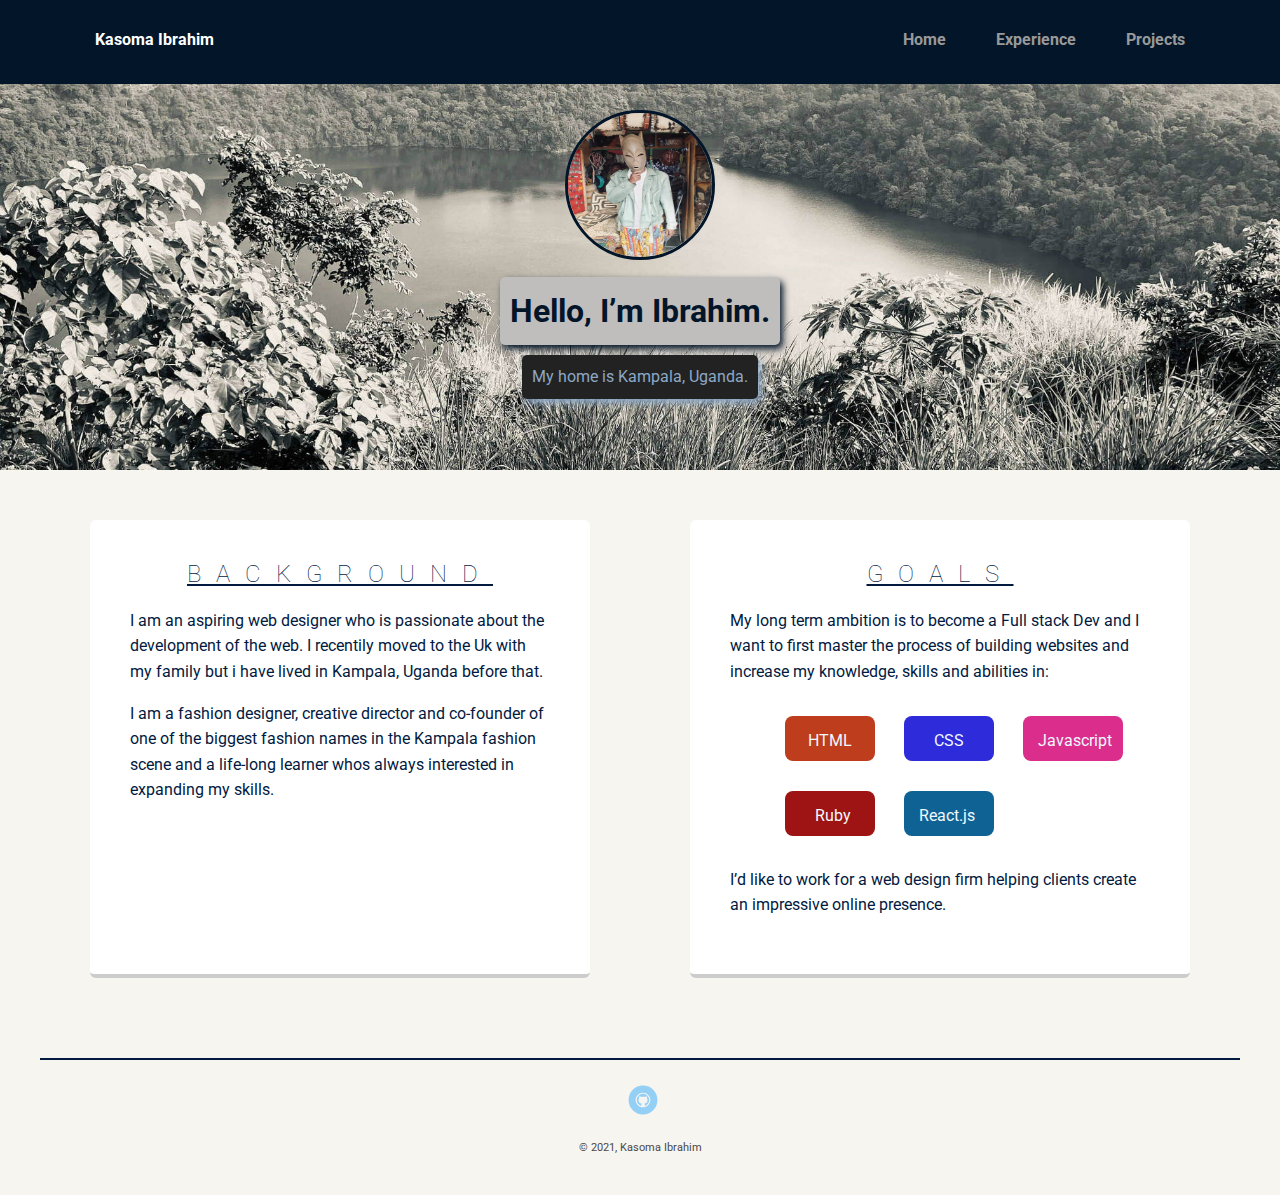
<file: index.html>
<!doctype html>
<html lang="en">
<head>
  <meta charset="utf-8">
  <title>Kasoma Ibrahim's Profile</title>
  <meta name="viewport" content="width=device-width, initial-scale=1.0">
  <link rel="stylesheet" href="styles.css">
  <link href="https://fonts.googleapis.com/css?family=Muli%7CRoboto:400,300,500,700,900" rel="stylesheet"></head>
  <body>

    <nav class="main-nav">
        <ul class="nav">
          <li class="name">Kasoma Ibrahim</li>
          <li><a href="index.html">Home</a></li>
          <li><a href="experince.html">Experience</a></li>
          <li><a href="about.html">Projects</a></li>
        </ul>
      </nav>

    <header>
      <img src="images/6a38e89d-0372-4b06-afca-7cb56b673068.jpg" alt="Ibrahim profile picture wearing an African mask" class="profile-image">
      <h1 class="tag name">Hello, I’m Ibrahim.</h1>
      <p class="tag location">My home is Kampala, Uganda.</p>
    </header>

    <main class="flex">
      <section class="card">
        <h2>Background</h2>
        <p>I am an aspiring web designer who is passionate about the development of the web. I recentily moved to the Uk with my family but i have lived in Kampala, Uganda before that.</p>
        <p> I am a fashion designer, creative director and co-founder of one of the biggest fashion names in the Kampala fashion scene and a life-long learner whos always interested in expanding my skills.</p>
      </section> 

      <section class="card">
        <h2>Goals</h2>
            <p>My long term ambition is to become a Full stack Dev and I want to first master
            the process of building websites and increase my knowledge, skills and abilities in:
            </p>
            <!--Button-like goals-->
            <ul class="languages">
                <li class="html">HTML</li>
                <li class="css">CSS</li>
                <li class="javascript">Javascript</li>
                <li class="ruby">Ruby</li>
                <li class="react">React.js</li>
            </ul>
        <p>I’d like to work for a web design firm helping clients create an impressive online presence.</p>
      </section> 

    </main>
    <footer>
      <ul>
        <li><a href="https://github.com/akibrahimug/TechDegree-Project-1" class="social github">Github</a></li>
      </ul>
      <p class="copyright">&copy; 2021, Kasoma Ibrahim</p>
    </footer>
  </body>
  </html>
</file>
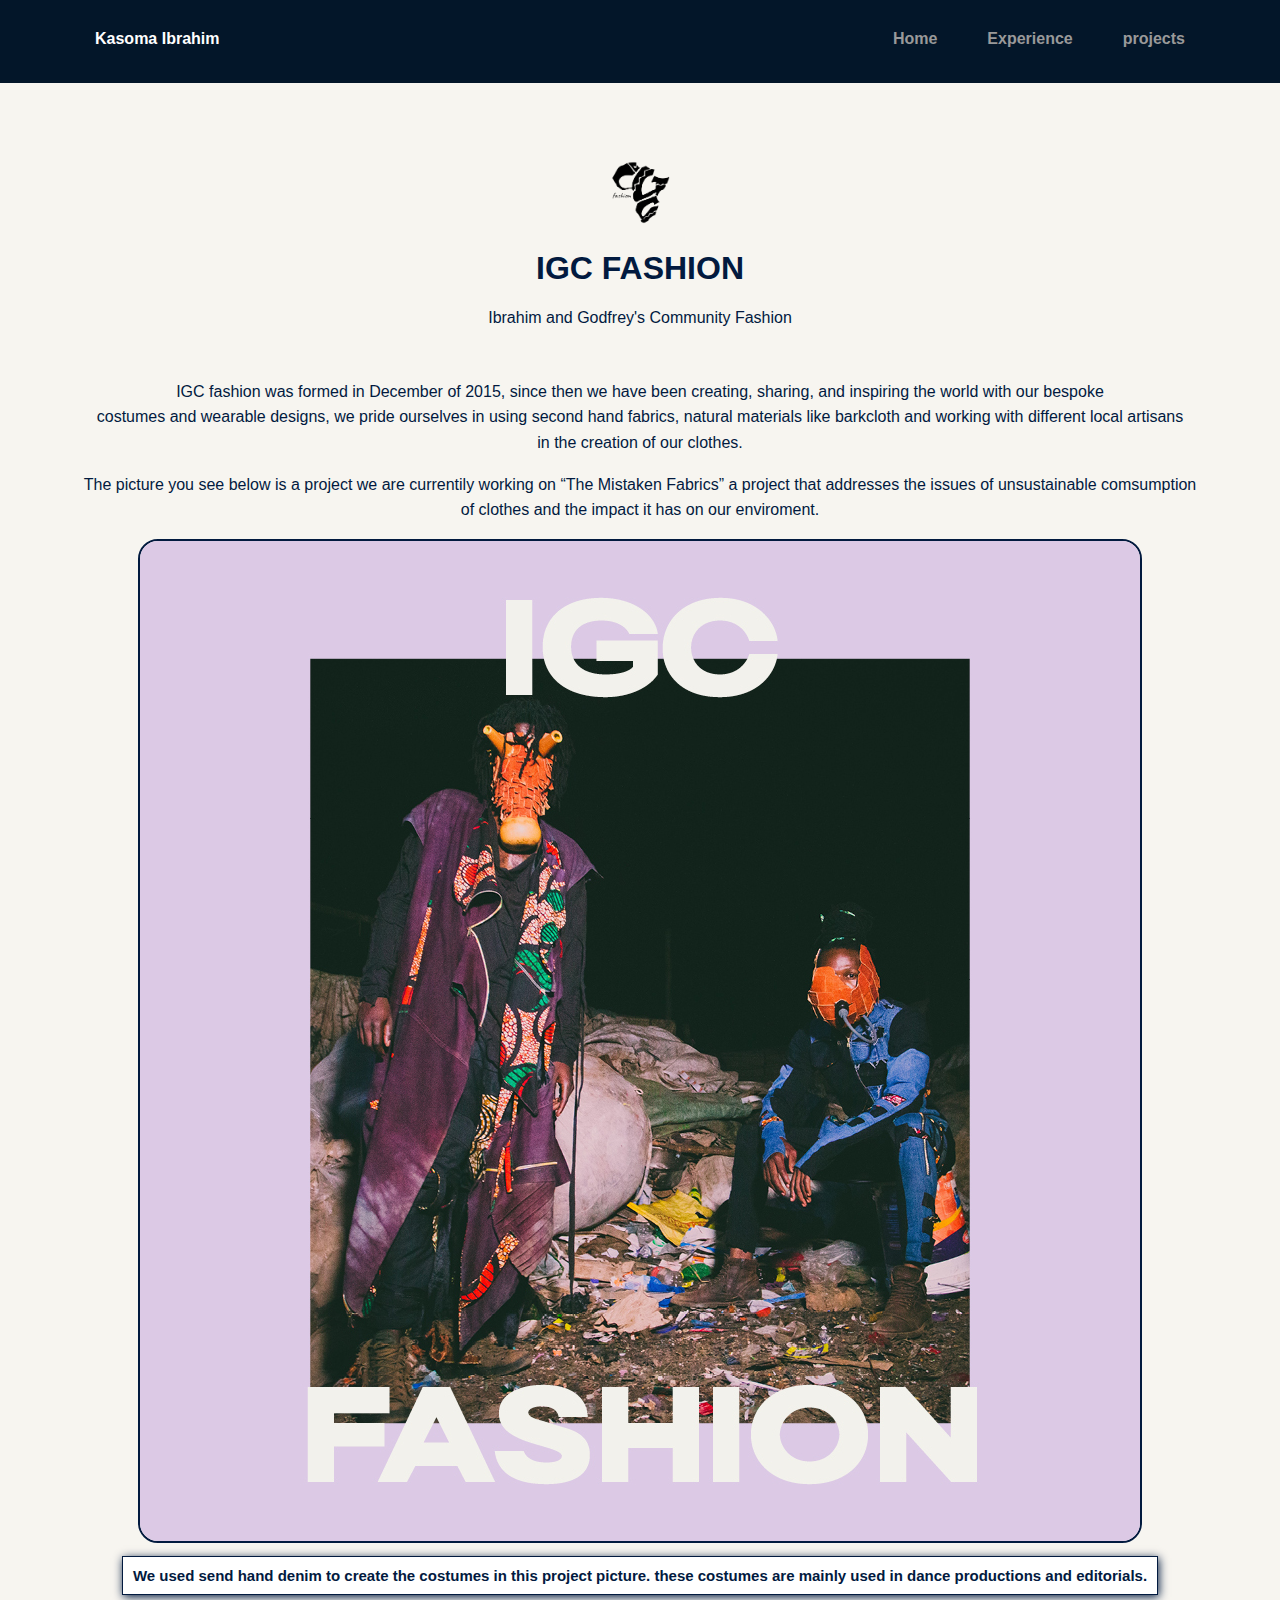
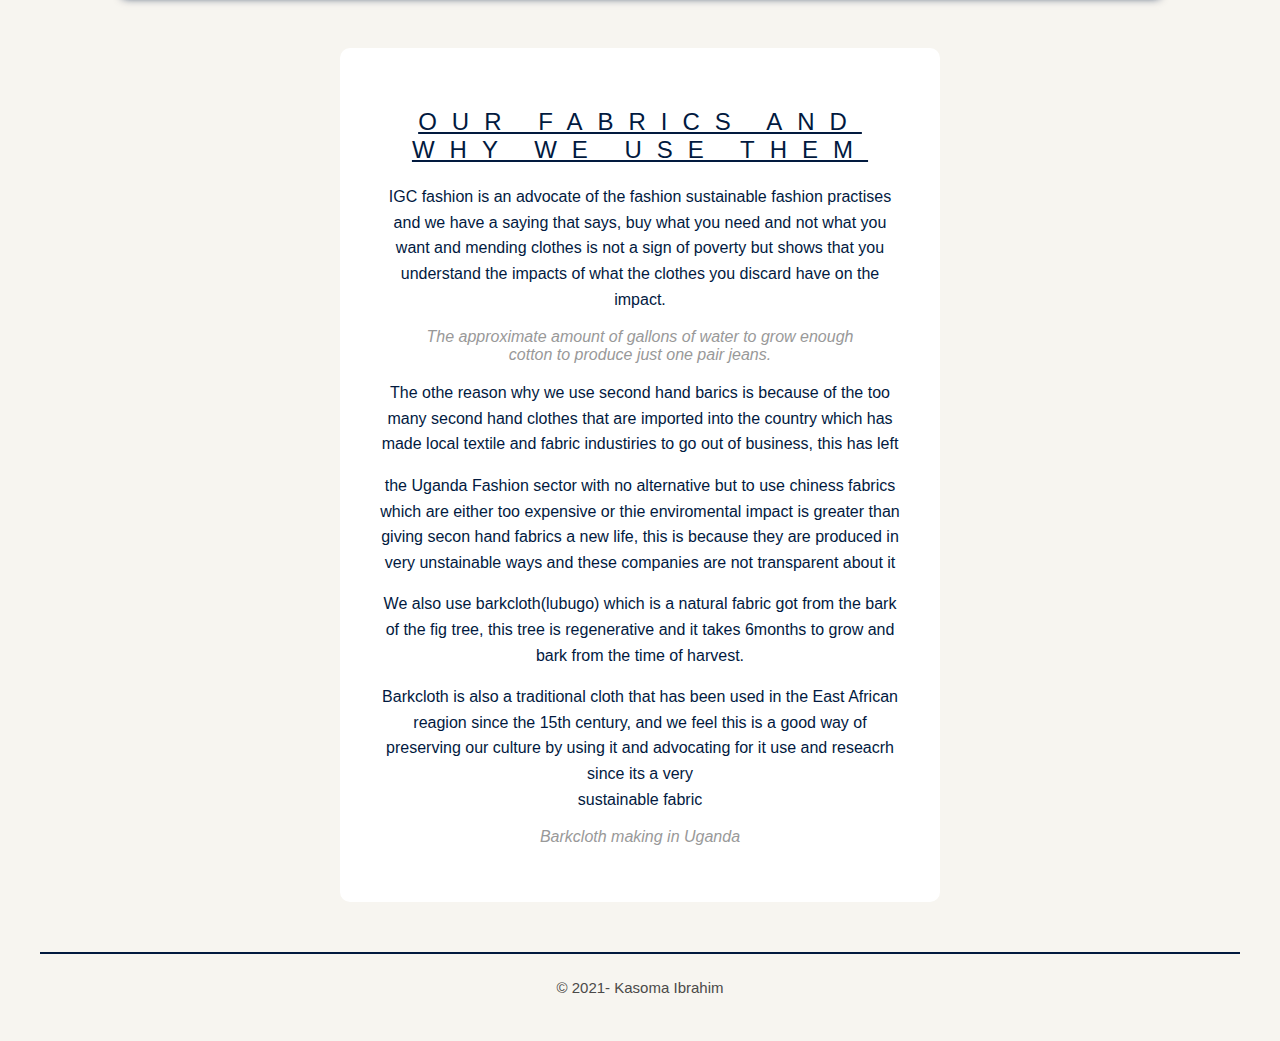
<file: about.html>
<!DOCTYPE html>

<html lang="en">

    <head>
        <meta charset="utf-8">
        <title>learning CSS</title>
        <link rel="stylesheet" href="styles.css">
    </head>
    <body>
<!--Navigation of the page-->
        <nav class="main-nav">
            <ul class="nav">
              <li class="name">Kasoma Ibrahim</li>
              <li><a href="index.html">Home</a></li>
              <li><a href="experince.html">Experience</a></li>
              <li><a href="about.html">projects</a></li>
            </ul>
        </nav>
    
<!--Main header of the page-->
        <section class="heading">
           <!--IGCfashion logo--><a href="https://www.google.com/search?q=igcfashion&rlz=1C5CHFA_enUG894UG894&oq=igcfashion&aqs=chrome..69i57j0i13l9.3900j0j15&sourceid=chrome&ie=UTF-8" target="_blank"><img src="images/igc-fashion-logo.png" alt="igcfashion logo" class="igclogo"></a>
            <h1>IGC FASHION</h1>
            <p>Ibrahim and Godfrey's Community Fashion</p>
        </section>
<!--Content section of the page-->
        <main>
            <section>
            <p>IGC fashion was formed in December of 2015, since then we have been creating, sharing, and inspiring the world with our bespoke
                <br>costumes and wearable designs, we pride ourselves in using second hand fabrics, natural materials like barkcloth and working with different local artisans 
                <br>in the creation of our clothes.</p>
                <p>The picture you see below is a project we are currentily working on <q>The Mistaken Fabrics</q> a project that addresses the issues of unsustainable comsumption
                <br>of clothes and the impact it has on our enviroment.</p>
<!--Image on the page-->
                <img src="images/FOS_FRW2021.jpg" alt="Two people wearing igcfashion costumes and backcloth masks" class="mistakenfabrics">
                <!--This is the paragraph i tried to target but failed so i used the span tags-->
                <p><span class="image-description">We used send hand denim to create the costumes in this project picture. these costumes are mainly used in dance productions and editorials.</span></p>
                
                <article class="last-article">
                <h2>Our Fabrics and why we use them</h2>
             <p>IGC fashion is an advocate of the fashion sustainable fashion practises and we have a saying that says, buy what you need and not what you want and mending clothes is not a sign of poverty but shows that you understand the impacts of what the clothes you discard have on the impact.
             <blockquote><cite><a href="https://www.thefashionlaw.com/how-many-gallons-of-water-does-it-take-to-make-a-single-pair-of-jeans/">The approximate amount of gallons of water to grow enough cotton to produce just one pair jeans.</a></cite></blockquote>
             <p>The othe reason why we use second hand barics is because of the too many second hand clothes that are imported into the country which has made local textile and fabric industiries to go out of business, this has left</p>
             <p>the Uganda Fashion sector with no alternative but to use chiness fabrics which are either too expensive or thie enviromental impact is greater than giving secon hand fabrics a new life, this is because they are produced in very unstainable ways and these companies are not transparent about it</p>
             <p>We also use barkcloth(lubugo) which is a natural fabric got from the bark of the fig tree, this tree is regenerative and it takes 6months to grow and bark from the time of harvest.
            <p>Barkcloth is also a traditional cloth that has been used in the East African reagion since the 15th century, and we feel this is a good way of preserving our culture by using it and advocating for it use and reseacrh since its a very 
            <br>sustainable fabric</p>
            <blockquote><cite><a href="https://ich.unesco.org/en/RL/barkcloth-making-in-uganda-00139">Barkcloth making in Uganda</a></cite></blockquote>
             </article>
             </section>
        </main>
        <!--Footer content of the page-->
             <footer>
                <p>&copy; 2021- Kasoma Ibrahim</p>
                </footer>
    </body>
</html>
</file>
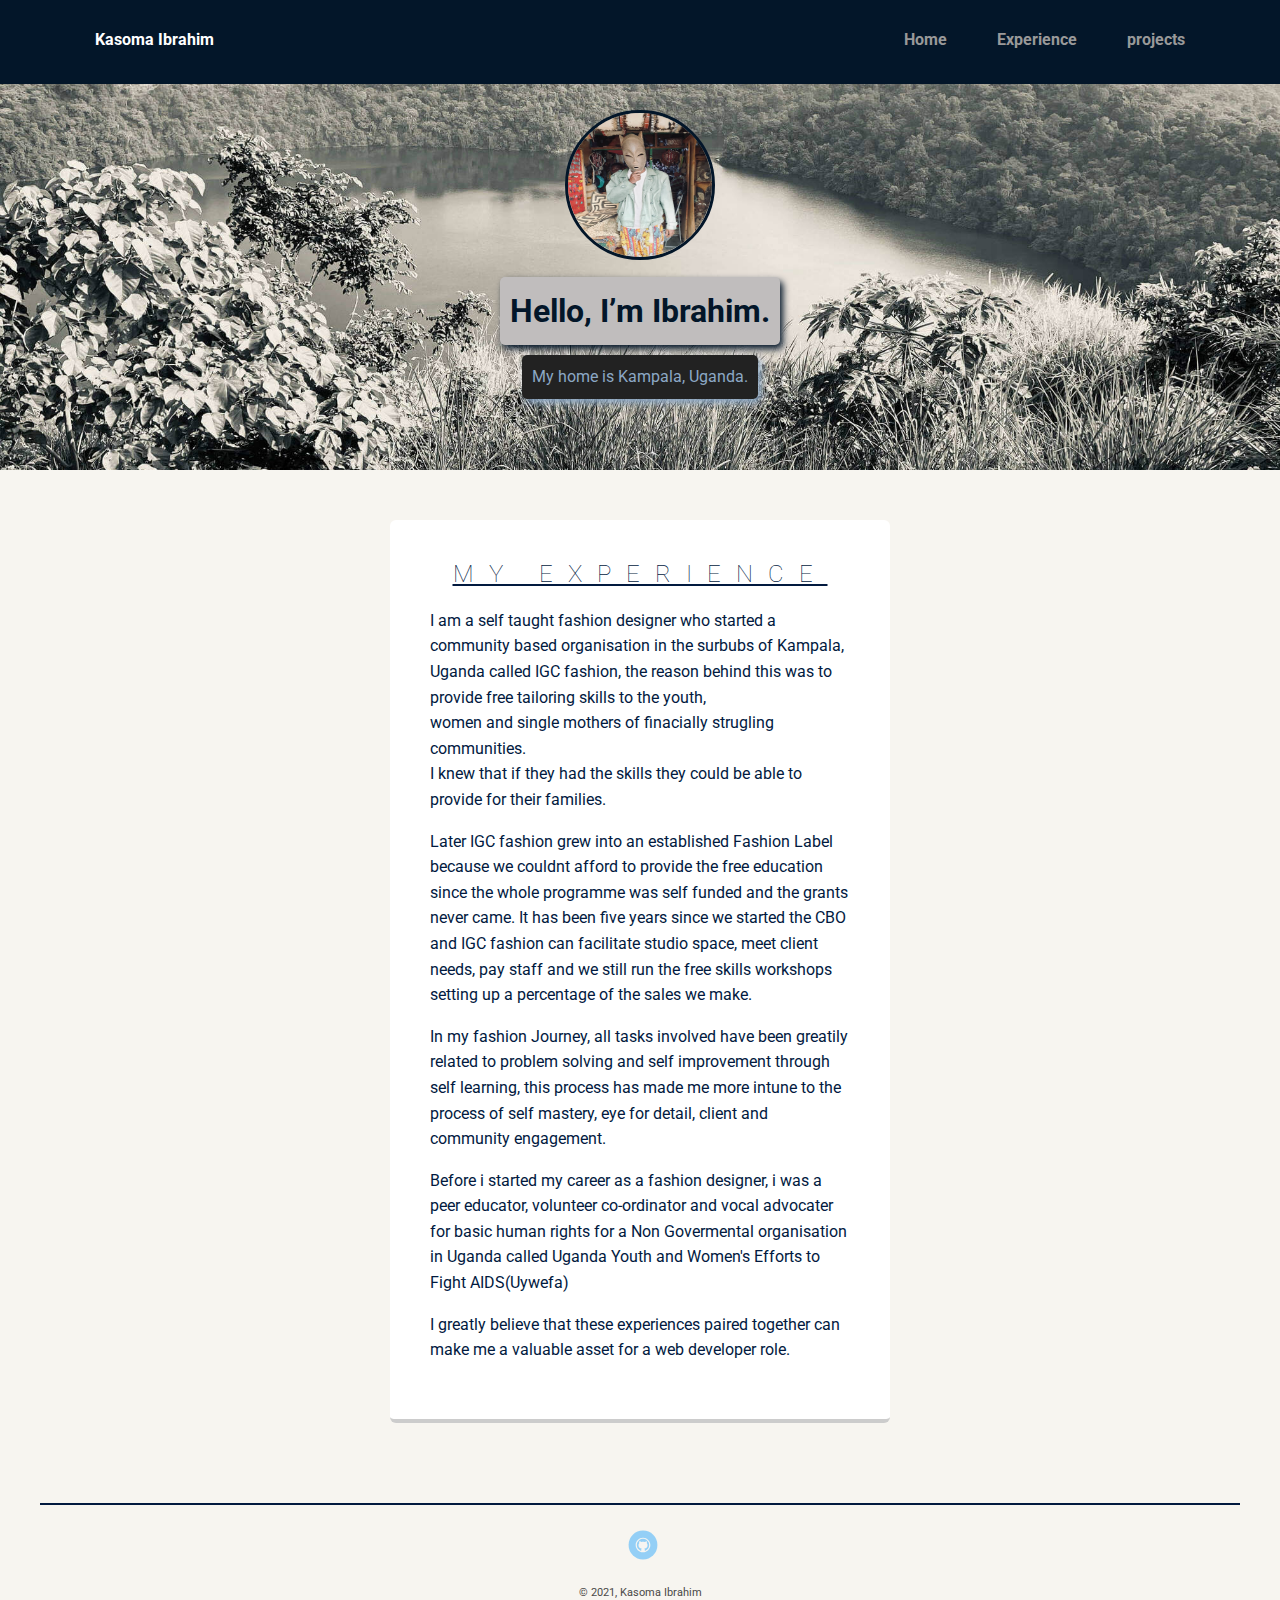
<file: experince.html>
<!doctype html>
<html lang="en">
<head>
  <meta charset="utf-8">
  <title>Kasoma Ibrahim's Profile</title>
  <meta name="viewport" content="width=device-width, initial-scale=1.0">
  <link rel="stylesheet" href="styles.css">
  <link href="https://fonts.googleapis.com/css?family=Muli%7CRoboto:400,300,500,700,900" rel="stylesheet"></head>
  <body>

    <nav class="main-nav">
        <ul class="nav">
          <li class="name">Kasoma Ibrahim</li>
          <li><a href="index.html">Home</a></li>
          <li><a href="experince.html">Experience</a></li>
          <li><a href="about.html">projects</a></li>
        </ul>
      </nav>

    <header>
      <img src="images/6a38e89d-0372-4b06-afca-7cb56b673068.jpg" alt="Ibrahim profile picture wearing an African mask" class="profile-image">
      <h1 class="tag name">Hello, I’m Ibrahim.</h1>
      <p class="tag location">My home is Kampala, Uganda.</p>
    </header>

    <main class="flex">
        <section class="card">
          <h2>My Experience</h2>
          <p>I am a self taught fashion designer who started a community based organisation in the surbubs of Kampala, 
            <br>Uganda called IGC fashion, the reason behind this was to provide free tailoring skills to the youth,
            <br> women and single mothers of finacially strugling communities.
            <br>I knew that if they had the skills they could be able to provide for their families.</p> 
          <p>Later IGC fashion grew into an established Fashion Label because we couldnt afford to provide the free education since the whole programme was self funded and the grants never came.
              It has been five years since we started the CBO and IGC fashion can facilitate studio space, meet client needs, pay staff and we still run the free skills workshops setting up a percentage of the sales we make.</p>
          <p> In my fashion Journey, all tasks involved have been greatily related to problem solving and self improvement through self learning, this process has made me more intune to the process of self mastery, eye for detail, client and community engagement.</p>
          <p>Before i started my career as a fashion designer, i was a peer educator, volunteer co-ordinator and vocal advocater for basic human rights for a Non Govermental organisation in Uganda called Uganda Youth and Women's Efforts to Fight AIDS(Uywefa)</p>
          <p>I greatly believe that these experiences paired together can make me a valuable asset for a web developer role.</p>
          </section> 
  
      </main>
    <footer>
      <ul>
        <li><a href="https://github.com/akibrahimug/TechDegree-Project-1" class="social github">Github</a></li>
      </ul>
      <p class="copyright">&copy; 2021, Kasoma Ibrahim</p>
    </footer>
  </body>
  </html>
</file>
<file: styles.css>
/* Global Layout Set-up */
* { 
  box-sizing: border-box;
}
  
body {
  margin: 0;
  padding: 0;
  text-align: center;
  font-family: 'Roboto', sans-serif;
  color: rgb(2, 26, 63);
  background: #f7f5f0;
}
/* Link Styles */

a {
  text-decoration: none;
  color: #999;
}
a:hover {
  color: #102a70;
}

/* Nav Styles */

.main-nav {
  width: 100%;
  background: rgb(3, 22, 41);
  min-height: 30px;
  padding: 10px;
  position: fixed;
  text-align: center;
}
.nav {
  display: flex;
  justify-content: space-around;
  font-weight: 700;
  list-style-type: none;
  margin: 0 auto;
  padding: 0;
}

.nav .name {
    display: block;
    margin-right: auto;
    color: white;
}
.nav li {
  padding: 5px 10px 10px 10px;
}
.nav a {
  transition: all .5s;
}
.nav a:hover {
  color: white
}
/* heading style */
header {
  text-align: center;
  background: url('images/rsz_img_3349_1_1\ 2.jpg') no-repeat top center ;
  background-size: cover;
  overflow: hidden;
  padding-top: 60px;
}
header {
  line-height: 1.5;
}
header .profile-image {
  margin-top: 50px;
  width: 150px;
  height: 150px;
  border-radius: 50%;
  border: 3px solid rgb(3, 22, 41);
  transition: all .5s;
}
header .profile-image:hover {
  transform: scale(1.2) rotate(5deg);
}
.tag {
  background-color: #c0bdbd;
  box-shadow: 3px 4px 7px;
  color: rgb(3, 22, 41);
  padding: 10px;
  border-radius: 5px;
  display: table;
  margin: 10px auto;
} 
.location {
  background-color: #222;
  color: rgb(140, 168, 197);
}
.card {
  margin: 30px;
  padding: 20px 40px 40px;
  max-width: 500px;
  text-align: left;
  background: #fff;
  border-bottom: 4px solid #ccc;
  border-radius: 6px;
  transition: all .5s;
}
.card:hover {
  border-color:rgb(3, 22, 41);
}

ul.skills {
  padding: 0;
  text-align: center;
}

.skills li {
  border-radius: 6px;
  display: inline-block;
  background: #ff9904;
  color: white;
  padding: 5px 10px;
  margin: 2px;
}

.skills li:nth-child(odd) {
  background: #0399ff;
}

footer {
  width: 100%;
  min-height: 30px;
  padding: 20px 0 40px 20px;
}

footer .copyright {
  top: -8px;
  font-size: .75em;
}

footer ul {
  list-style-type: none;
  margin: 0;
  padding: 0;
}

footer ul li {
  display: inline-block;
}
h2{
  text-transform: uppercase;
  letter-spacing: 15px;
  text-decoration: underline;
  font-weight: 100;
  text-align: center;
}

a.social {
  display: inline-block;
  text-indent: -9999px;
  margin-left: 5px;
  width: 30px;
  height: 30px;
  background-size: 30px 30px;
  opacity: .4;
  transition: all .5s;
}
/* Footer image link */
a.github {
  background-image: url(images/github.svg);
}
a.social:hover {
  opacity: 1;
}
.clearfix {
  clear: both;
}

/* Styles for larger screens */
@media screen and (min-width: 720px) {
  
  .flex {
      display: -ms-flexbox;      /* TWEENER - IE 10 */
      display: flex; 
      max-width: 1200px;
      -ms-flex-pack: distribute;
      justify-content: space-around;
      margin: 0 auto;
  }

  header {
    min-height: 470px;
  }

  .nav {
    max-width: 1200px;
    padding: 0 30px;
  }


  main {
    padding-top: 20px;
  }

  main p {
    line-height: 1.6em;
  }

  footer {
    font-size: 1.3em;
    max-width: 1200px;
    margin: 40px auto;
    color: rgb(75, 74, 73);;
  }

}
/* Button-like goals */
.html{
  background-color: rgb(189, 61, 29);
  color:#F0F8FF;
  height: 30px;
  width: 90px;
  padding-top: 15px;
  padding-bottom: 30px;
  border-radius: 8px;
  margin-right: 10px;
}
/* removing defualt list properties*/
li{
  display: inline-block;
  text-align: center;
  margin: 15px;
}
.css{

  background-color: rgb(46, 43, 219);
  max-width: 90px;
  height: 30px;
  color:#F0F8FF;
  padding-left: 30px;
  padding-right: 30px;
  padding-top: 15px;
  padding-bottom: 30px;
  border-radius: 8px;
  margin-right: 10px;
}
.javascript{
  background-color: rgb(218, 45, 140);
  max-width: 100px;
  height: 30px;
  color:#F0F8FF;
  padding-top: 15px;
  padding-bottom: 30px;
  border-radius: 8px;
  margin-right: 15px;
  padding-left: 15px;
  padding-right: 30px;
}
.ruby{
  background-color: rgb(158, 19, 19);
  max-width: 90px;
  height: 30px;
  color:#F0F8FF;
  padding-top: 15px;
  padding-bottom: 30px;
  border-radius: 8px;
  margin-right: 10px;
  padding-left: 30px;
  padding-right: 30px;
}
.react{
  background-color: rgb(15, 99, 148);
  max-width: 90px;
  height: 30px;
  color:#F0F8FF;
  padding-top: 15px;
  padding-bottom: 30px;
  border-radius: 8px;
  margin-right: 15px;
  padding-left: 15px;
  padding-right: 30px;
}
/*last article on the page*/
.last-article{
  max-width: 600px;
  background-color: white;
  padding:40px;
  border-radius: 10px;
  margin: 0 auto;
  margin-top: 60px;
}
/* image borber edit*/
.mistakenfabrics{
  border: 2px solid rgb(2, 26, 63);
  border-radius: 20px;
}

/* Image decsription below image, i counldnt target in a better way than span */
.image-description{
  font-size: 15px;
  font-weight: 600;
  background-color: white;
  padding:10px;
  margin-top: 10px;
  border: 1px solid rgb(2, 26, 63);
  box-shadow: 1px 2px 9px;
}
/* Footer style and border top */
footer{
  border-top: 2px solid rgb(2, 26, 63);
  margin-top: 50px;
  margin-bottom: 20px;
  font-size: 15px;
  color: rgb(75, 74, 73);
  padding: 10px;
}
  
.igclogo{
  margin-top: 160px;
  width: 60px;
  height: 65px;
}
</file>
